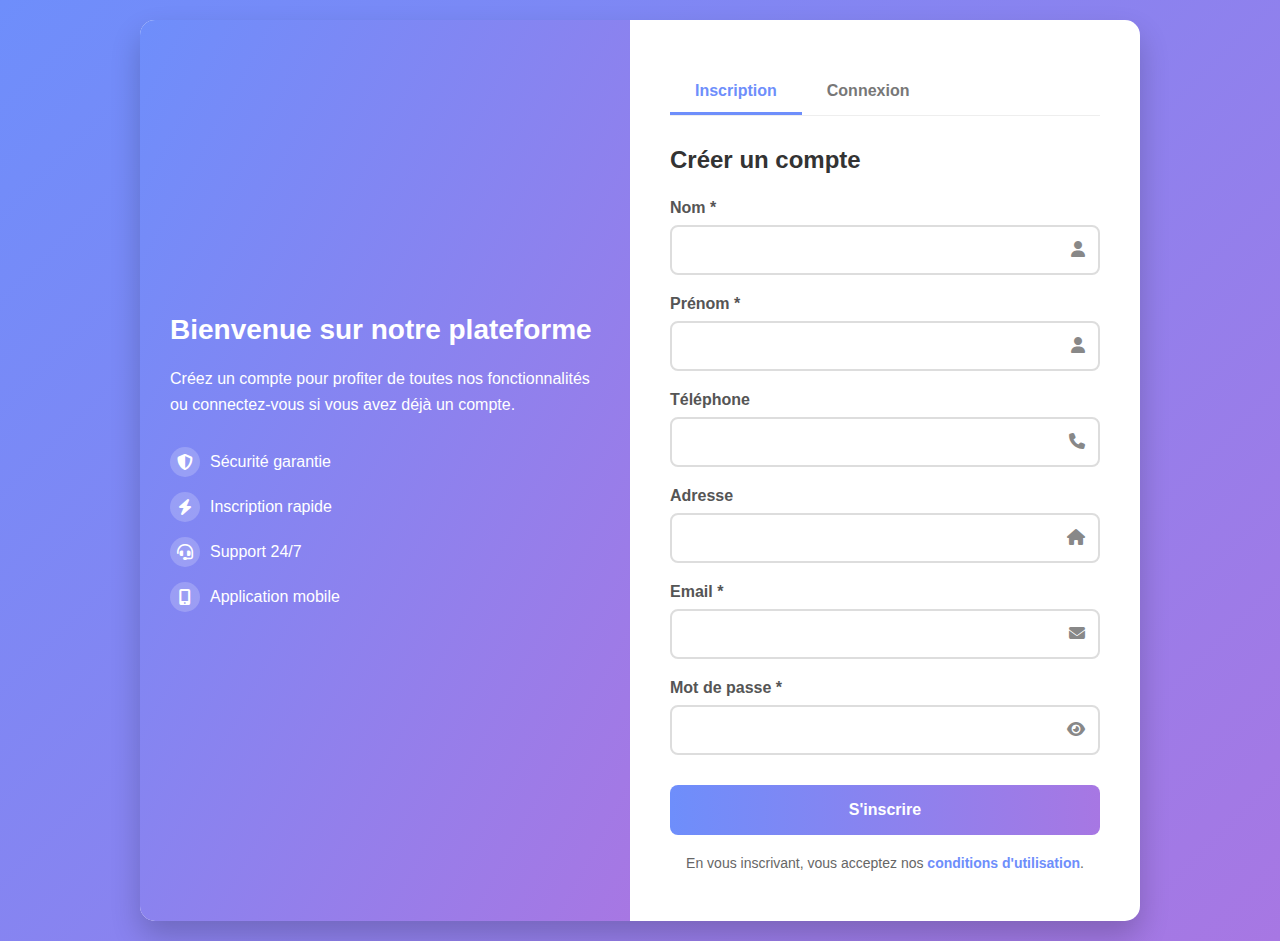
<file: formulaire.html>
<!DOCTYPE html>
<html lang="fr">
<head>
    <meta charset="UTF-8">
    <meta name="viewport" content="width=device-width, initial-scale=1.0">
    <title>Formulaire d'Inscription et Connexion</title>
    <link rel="stylesheet" href="admin/assets/css/fontawesome/css/all.min.css">
    <link rel="stylesheet" href="assets/css/form.css">
</head>
<body>
    <div class="container">
        <!-- Section d'illustration à gauche -->
        <div class="illustration">
            <h2>Bienvenue sur notre plateforme</h2>
            <p>Créez un compte pour profiter de toutes nos fonctionnalités ou connectez-vous si vous avez déjà un compte.</p>
            <ul class="features">
                <li><i class="fas fa-shield-alt"></i> Sécurité garantie</li>
                <li><i class="fas fa-bolt"></i> Inscription rapide</li>
                <li><i class="fas fa-headset"></i> Support 24/7</li>
                <li><i class="fas fa-mobile-alt"></i> Application mobile</li>
            </ul>
        </div>
        
        <!-- Section des formulaires à droite -->
        <div class="form-container">
            <!-- Navigation par onglets -->
            <div class="tabs">
                <div class="tab active" data-tab="signup">Inscription</div>
                <div class="tab" data-tab="login">Connexion</div>
            </div>
            
            <!-- ================== FORMULAIRE D'INSCRIPTION ================== -->
            <form id="signup-form" class="form active">
                <h3>Créer un compte</h3>
                
                <!-- Champ Nom -->
                <div class="input-group">
                    <label for="nom">Nom *</label>
                    <input type="text" id="nom" required>
                    <i class="fas fa-user"></i>
                </div>
                
                <!-- Champ Prénom -->
                <div class="input-group">
                    <label for="prenom">Prénom *</label>
                    <input type="text" id="prenom" required>
                    <i class="fas fa-user"></i>
                </div>
                
                <!-- Champ Téléphone (optionnel) -->
                <div class="input-group">
                    <label for="tel">Téléphone</label>
                    <input type="tel" id="tel">
                    <i class="fas fa-phone"></i>
                </div>
                
                <!-- Champ Adresse (optionnel) -->
                <div class="input-group">
                    <label for="adresse">Adresse</label>
                    <input type="text" id="adresse">
                    <i class="fas fa-home"></i>
                </div>
                
                <!-- Champ Email -->
                <div class="input-group">
                    <label for="email-signup">Email *</label>
                    <input type="email" id="email-signup" required>
                    <i class="fas fa-envelope"></i>
                </div>
                
                <!-- Champ Mot de passe -->
                <div class="input-group">
                    <label for="password-signup">Mot de passe *</label>
                    <input type="password" id="password-signup" required>
                    <i class="fas fa-eye password-toggle" id="toggle-password-signup"></i>
                </div>
                
                <!-- Bouton de soumission -->
                <button type="submit" class="btn">S'inscrire</button>
                
                <!-- Lien vers les conditions -->
                <div class="form-footer">
                    <p>En vous inscrivant, vous acceptez nos <a href="#">conditions d'utilisation</a>.</p>
                </div>
            </form>
            
            <!-- ================== FORMULAIRE DE CONNEXION ================== -->
            <form id="login-form" class="form">
                <h3>Se connecter</h3>
                
                <!-- Champ Email -->
                <div class="input-group">
                    <label for="email-login">Email *</label>
                    <input type="email" id="email-login" required>
                    <i class="fas fa-envelope"></i>
                </div>
                
                <!-- Champ Mot de passe -->
                <div class="input-group">
                    <label for="password-login">Mot de passe *</label>
                    <input type="password" id="password-login" required>
                    <i class="fas fa-eye password-toggle" id="toggle-password-login"></i>
                </div>
                
                <!-- Bouton de soumission -->
                <button type="submit" class="btn">Se connecter</button>
                
                <!-- Liens supplémentaires -->
                <div class="form-footer">
                    <p>Pas encore de compte ? <a href="#" id="switch-to-signup">S'inscrire</a></p>
                    <p><a href="#">Mot de passe oublié ?</a></p>
                </div>
            </form>
        </div>
    </div>

    <script src="assets/java/form.js"></script>
</body>
</html>
</file>
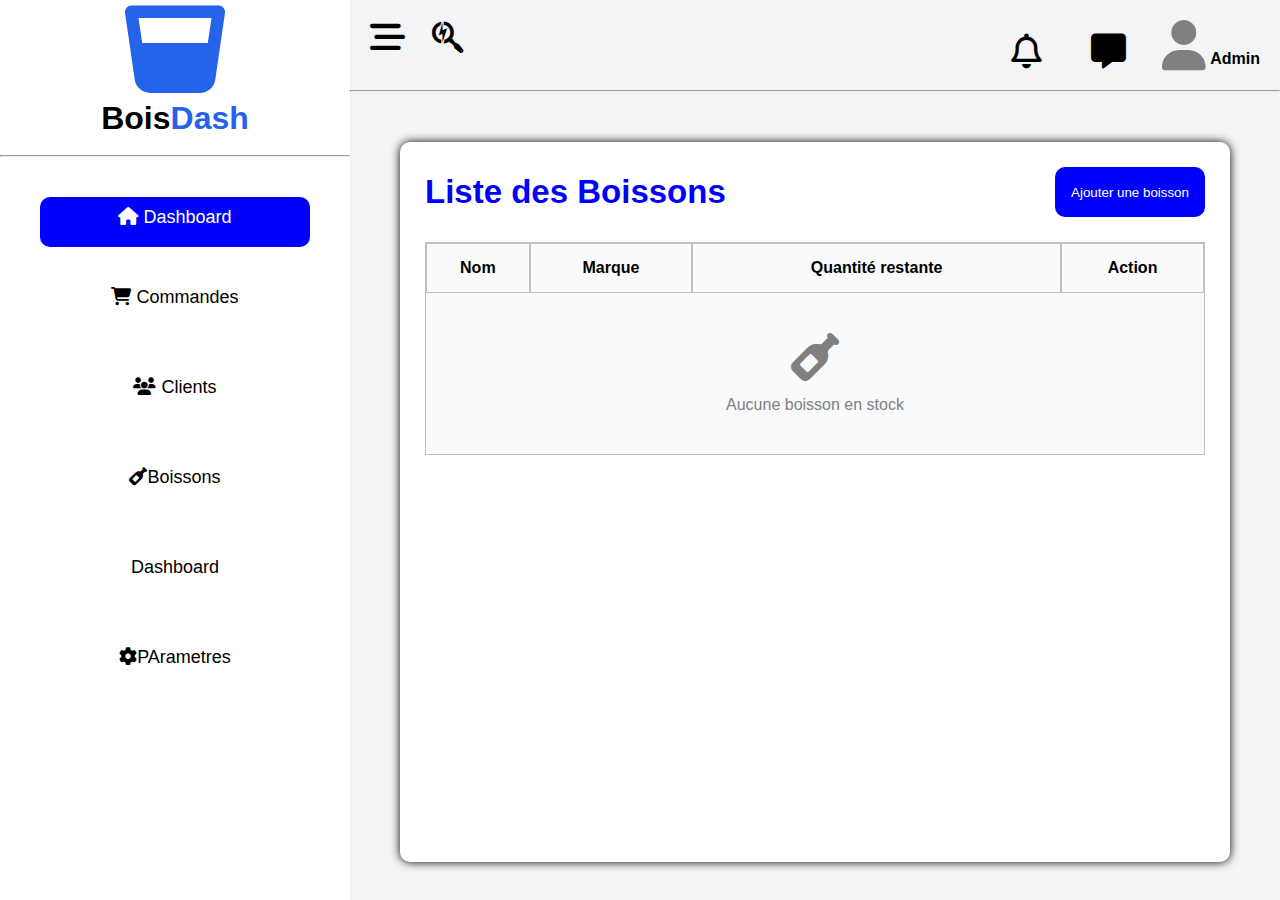
<file: admin/boissons.html>
<!DOCTYPE html>
<html lang="fr">
    <head>
        <meta charset="UTF-8">
        <meta name="viewport" content="width=device-width, initial-scale=1.0">
        <link rel="stylesheet" href="assets/css/fontawesome/css/all.min.css">
        <link rel="stylesheet" href="assets/css/style.css">
        <title>Document</title>
    </head>
    <body>
        <div class="contener">
            <aside>
                <div style="text-align: center; ">
                    <i class="fas fa-glass-whiskey" style=" color: #2563eb;font-size: 100px;"></i> <br>
                    <h1>Bois<span style=" color: #2563eb;">Dash</span></h1>
                </div> <br>
                <hr>
                <nav>
                    <a href="" class="active"><i class="fas fa-home i"></i> Dashboard</a>
                    <a href=""><i class="fas fa-shopping-cart i"></i> Commandes</a>
                    <a href=""><i class="fas fa-users i"></i> Clients</a>
                    <a href=""><i class="fas fa-wine-bottle i"></i>Boissons</a>
                    <a href="">Dashboard</a>
                    <a href=""><i class="fas fa-cog i"></i>PArametres</a>
                </nav>
            </aside>

            <main>
                <header>
                    <div>
                        <i class="fa-solid fa-bars-staggered"></i> &nbsp;&nbsp;&nbsp;&nbsp;
                        <i class="fa-brands fa-searchengin"></i>
                    </div>
                    <div>
                        <i class="fa-regular fa-bell"></i> &nbsp; &nbsp; &nbsp; &nbsp; &nbsp;
                        <i class="fa-solid fa-message"></i> &nbsp;&nbsp;&nbsp; &nbsp;&nbsp;
                        <i class="fa-solid fa-user" style="color: gray; font-size: 50px;"></i> 
                        <strong ><span >Admin</span></strong>
                    </div>
                </header>
                <hr>
                <section>
                    <div id="clients" class="section-container">
                        <div class="section-header">
                            <div class="section-title">Liste des Boissons</div>
                            <div><button style="height: 50px; width: 150px;background-color: blue;border-radius: 10px;cursor: pointer;color: white;border: none;">
                                Ajouter une boisson
                            </button></div>
                        </div>
                        
                         <table cellspacing="0">
                            <thead>
                                <tr>
                                    <th>Nom</th>
                                    <th>Marque</th>
                                    <th>Quantité restante</th>
                                    <th>Action</th>
                                </tr>
                            </thead>
                            <tbody>
                                <!-- Les données seront insérées dynamiquement par PHP -->
                                <tr>
                                    <td colspan="4" style="text-align: center; padding: 40px; color: gray;">
                                        <i class="fas fa-wine-bottle" style="font-size: 48px; margin-bottom: 15px; display: block;"></i>
                                        Aucune boisson en stock
                                    </td>
                                </tr>
                            </tbody>
                        </table>
                    </div>
                </section>
            </main>
        </div>
    </body>
</html>
</file>
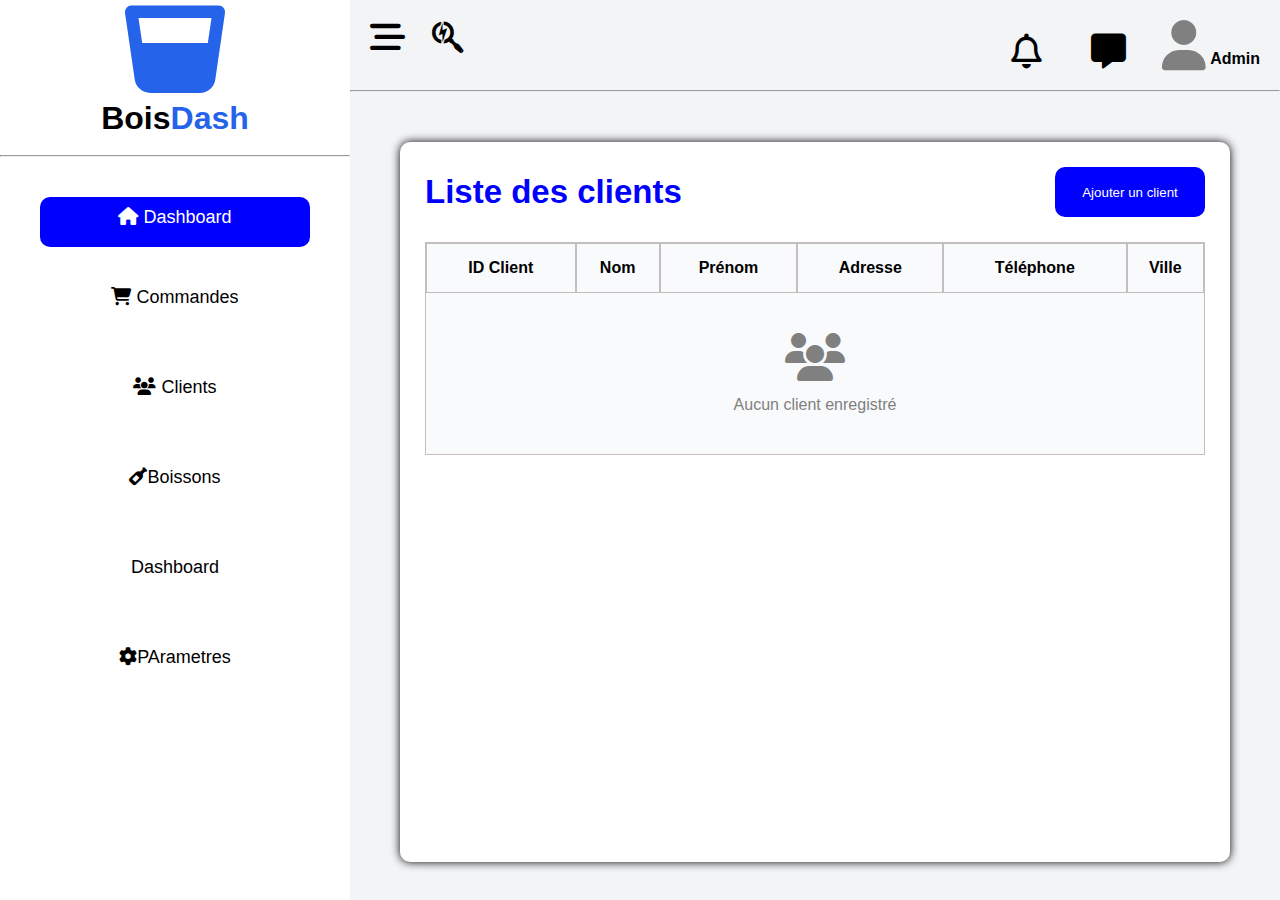
<file: admin/Clients.html>
<!DOCTYPE html>
<html lang="en">
    <head>
        <meta charset="UTF-8">
        <meta name="viewport" content="width=device-width, initial-scale=1.0">
        <link rel="stylesheet" href="assets/css/fontawesome/css/all.min.css">
        <link rel="stylesheet" href="assets/css/style.css">
        <title>Document</title>
    </head>
    <body>
        <div class="contener">
            <aside>
                <div style="text-align: center; ">
                    <i class="fas fa-glass-whiskey" style=" color: #2563eb;font-size: 100px;"></i> <br>
                    <h1>Bois<span style=" color: #2563eb;">Dash</span></h1>
                </div> <br>
                <hr>
                <nav>
                    <a href="" class="active"><i class="fas fa-home i"></i> Dashboard</a>
                    <a href=""><i class="fas fa-shopping-cart i"></i> Commandes</a>
                    <a href=""><i class="fas fa-users i"></i> Clients</a>
                    <a href=""><i class="fas fa-wine-bottle i"></i>Boissons</a>
                    <a href="">Dashboard</a>
                    <a href=""><i class="fas fa-cog i"></i>PArametres</a>
                </nav>
            </aside>

            <main>
                <header>
                    <div>
                        <i class="fa-solid fa-bars-staggered"></i> &nbsp;&nbsp;&nbsp;&nbsp;
                        <i class="fa-brands fa-searchengin"></i>
                    </div>
                    <div>
                        <i class="fa-regular fa-bell"></i> &nbsp; &nbsp; &nbsp; &nbsp; &nbsp;
                        <i class="fa-solid fa-message"></i> &nbsp;&nbsp;&nbsp; &nbsp;&nbsp;
                        <i class="fa-solid fa-user" style="color: gray; font-size: 50px;"></i> 
                        <strong ><span >Admin</span></strong>
                    </div>
                </header>
                <hr>
                <section>
                    <div id="clients" class="section-container">
                        <div class="section-header">
                            <div class="section-title">Liste des clients</div>
                            <div><button style="height: 50px; width: 150px;background-color: blue;border-radius: 10px;cursor: pointer;color: white;border: none;">
                                Ajouter un client
                            </button></div>
                        </div>
                        
                        <table cellspacing="0">
                            <thead>
                                <tr>
                                    <th>ID Client</th>
                                    <th>Nom</th>
                                    <th>Prénom</th>
                                    <th>Adresse</th>
                                    <th>Téléphone</th>
                                    <th>Ville</th>
                                </tr>
                            </thead>
                            <tbody>
                                <!-- Les données seront insérées dynamiquement par PHP -->
                                <tr>
                                    <td colspan="6" style="text-align: center; padding: 40px; color:gray;">
                                        <i class="fas fa-users" style="font-size: 48px; margin-bottom: 15px; display: block;"></i>
                                        Aucun client enregistré
                                    </td>
                                </tr>
                            </tbody>
                        </table>
                    </div>
                </section>
            </main>
        </div>
    </body>
</html>
</file>
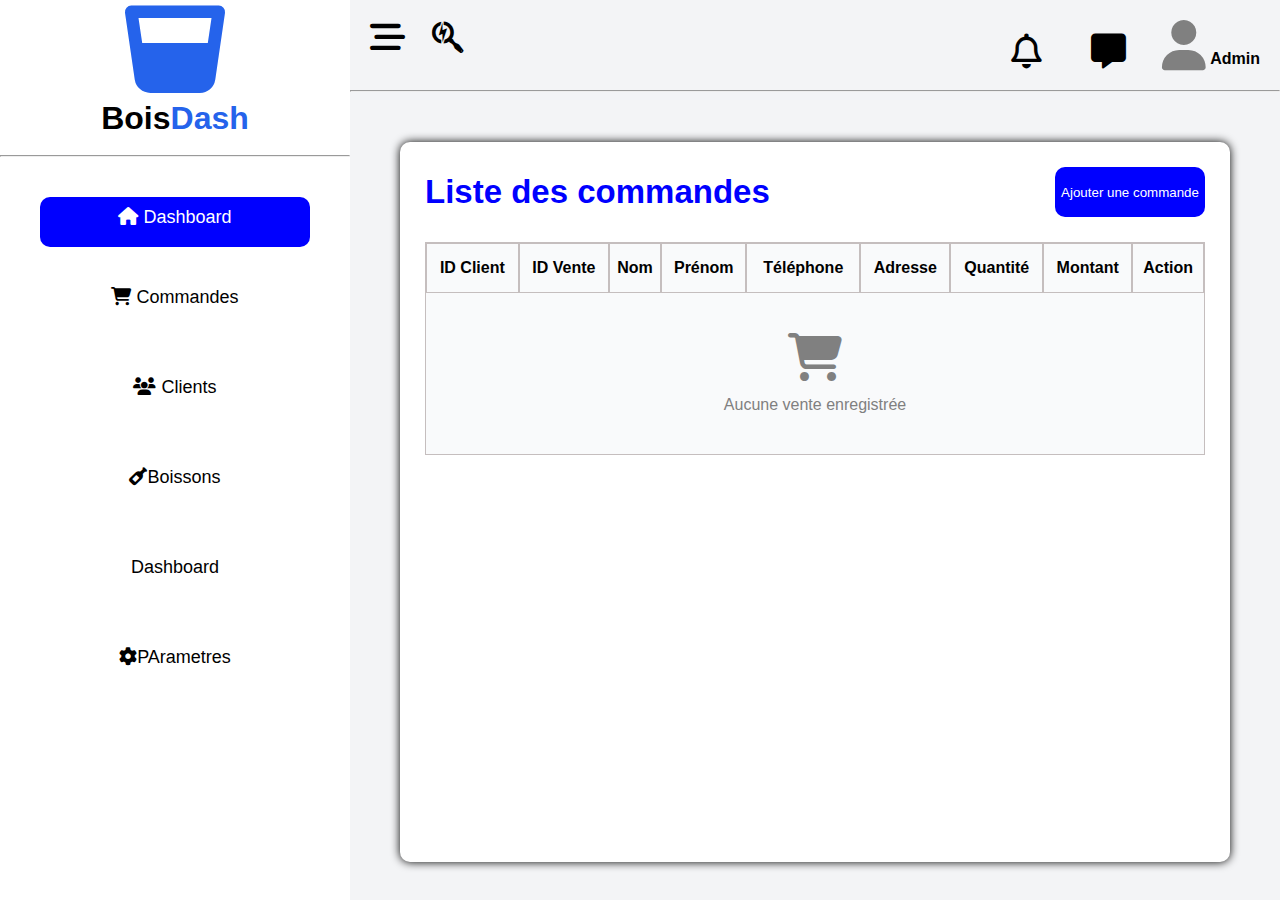
<file: admin/commande.html>
<!DOCTYPE html>
<html lang="en">
    <head>
        <meta charset="UTF-8">
        <meta name="viewport" content="width=device-width, initial-scale=1.0">
        <link rel="stylesheet" href="assets/css/fontawesome/css/all.min.css">
        <link rel="stylesheet" href="assets/css/style.css">
        <title>Document</title>
    </head>
    <body>
        <div class="contener">
            <aside>
                <div style="text-align: center; ">
                    <i class="fas fa-glass-whiskey" style=" color: #2563eb;font-size: 100px;"></i> <br>
                    <h1>Bois<span style=" color: #2563eb;">Dash</span></h1>
                </div> <br>
                <hr>
                <nav>
                    <a href="" class="active"><i class="fas fa-home i"></i> Dashboard</a>
                    <a href=""><i class="fas fa-shopping-cart i"></i> Commandes</a>
                    <a href=""><i class="fas fa-users i"></i> Clients</a>
                    <a href=""><i class="fas fa-wine-bottle i"></i>Boissons</a>
                    <a href="">Dashboard</a>
                    <a href=""><i class="fas fa-cog i"></i>PArametres</a>
                </nav>
            </aside>

            <main>
                <header>
                    <div>
                        <i class="fa-solid fa-bars-staggered"></i> &nbsp;&nbsp;&nbsp;&nbsp;
                        <i class="fa-brands fa-searchengin"></i>
                    </div>
                    <div>
                        <i class="fa-regular fa-bell"></i> &nbsp; &nbsp; &nbsp; &nbsp; &nbsp;
                        <i class="fa-solid fa-message"></i> &nbsp;&nbsp;&nbsp; &nbsp;&nbsp;
                        <i class="fa-solid fa-user" style="color: gray; font-size: 50px;"></i> 
                        <strong ><span >Admin</span></strong>
                    </div>
                </header>
                <hr>
                <section>
                    <div id="clients" class="section-container">
                        <div class="section-header">
                            <div class="section-title">Liste des commandes</div>
                            <div><button style="height: 50px; width: 150px;background-color: blue;border-radius: 10px;cursor: pointer;color: white;border: none;">
                                Ajouter une commande
                            </button></div>
                        </div>
                        
                        <table cellspacing="0">
                            <thead>
                                <tr>
                                    <th>ID Client</th>
                                    <th>ID Vente</th>
                                    <th>Nom</th>
                                    <th>Prénom</th>
                                    <th>Téléphone</th>
                                    <th>Adresse</th>
                                    <th>Quantité</th>
                                    <th>Montant</th>
                                    <th>Action</th>
                                </tr>
                            </thead>
                            <tbody>
                                <!-- Les données seront insérées dynamiquement par PHP -->
                                <tr>
                                    <td colspan="9" style="text-align: center; padding: 40px; color: gray;">
                                        <i class="fas fa-shopping-cart" style="font-size: 48px; margin-bottom: 15px; display: block;"></i>
                                        Aucune vente enregistrée
                                    </td>
                                </tr>
                            </tbody>
                        </table>
                    </div>
                </section>
            </main>
        </div>
    </body>
</html>
</file>
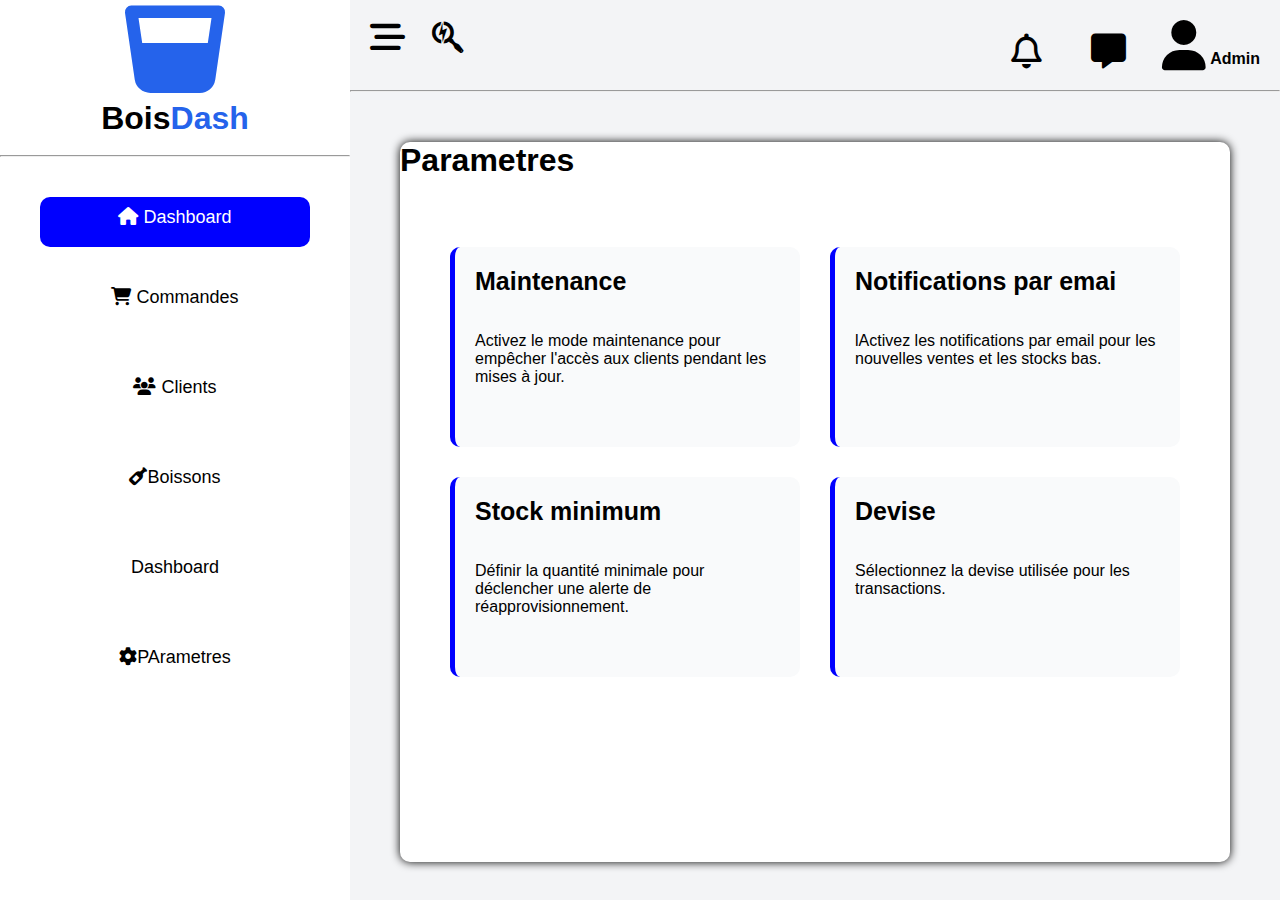
<file: admin/parametres.html>
<!DOCTYPE html>
<html lang="en">
    <head>
        <meta charset="UTF-8">
        <meta name="viewport" content="width=device-width, initial-scale=1.0">
        <link rel="stylesheet" href="assets/css/fontawesome/css/all.min.css">
        <link rel="stylesheet" href="assets/css/style.css">
        <title>Document</title>
    </head>
    <body>
        <div class="contener">
            <aside>
                <div style="text-align: center; ">
                    <i class="fas fa-glass-whiskey" style=" color: #2563eb;font-size: 100px;"></i> <br>
                    <h1>Bois<span style=" color: #2563eb;">Dash</span></h1>
                </div> <br>
                <hr>
                <nav>
                    <a href="" class="active"><i class="fas fa-home i"></i> Dashboard</a>
                    <a href=""><i class="fas fa-shopping-cart i"></i> Commandes</a>
                    <a href=""><i class="fas fa-users i"></i> Clients</a>
                    <a href=""><i class="fas fa-wine-bottle i"></i>Boissons</a>
                    <a href="">Dashboard</a>
                    <a href=""><i class="fas fa-cog i"></i>PArametres</a>
                </nav>
            </aside>

            <main>
                <header>
                    <div>
                        <i class="fa-solid fa-bars-staggered"></i> &nbsp;&nbsp;&nbsp;&nbsp;
                        <i class="fa-brands fa-searchengin"></i>
                    </div>
                    <div>
                        <i class="fa-regular fa-bell"></i> &nbsp; &nbsp; &nbsp; &nbsp; &nbsp;
                        <i class="fa-solid fa-message"></i> &nbsp;&nbsp;&nbsp; &nbsp;&nbsp;
                        <i class="fa-solid fa-user" style="font-size: 50px;"></i> 
                        <strong ><span >Admin</span></strong>
                    </div>
                </header>

                <hr>

                <section>
                    <h1>Parametres</h1> <br>
                    <div id="sect" style="cursor: pointer;">
                        <div class="sect">
                            <Strong >Maintenance</Strong> <br> <br> <br>
                            Activez le mode maintenance pour empêcher l'accès aux clients pendant les mises à jour. 
                        </div>
                        <div class="sect">
                            <strong> Notifications par emai </strong> <br> <br> <br>
                            lActivez les notifications par email pour les nouvelles ventes et les stocks bas. 
                        </div>
                        <div class="sect">
                            <strong> Stock minimum </strong> <br> <br> <br>
                            Définir la quantité minimale pour déclencher une alerte de réapprovisionnement.
                        </div>
                        <div class="sect">
                            <strong>Devise</strong> <br> <br> <br>
                            Sélectionnez la devise utilisée pour les transactions. 
                        </div>
                    </div>
                </section>
            </main>
        </div>
    </body>
</html>
</file>
<file: admin/assets/css/style.css>
* {
    padding: 0;
    margin: 0;
    box-sizing: border-box;
}

body {
    font-family: 'Segoe UI', Tahoma, Geneva, Verdana, sans-serif;
}

.contener {
    display: flex;
}

.contener aside {
   
    width: 350px;
    min-height: 100vh;
}

.contener aside nav {
    display: flex;
    flex-direction: column;
    padding: 40px;
    gap: 40px;
}

.contener aside nav a {
    text-decoration-line: none;
    font-size: 18px;
    height: 50px;
    text-align: center;
    border-radius: 10px;
}

.contener aside nav a:hover {
    padding-left: 10px;
    transition: 0.3s;
    background-color: rgba(0, 0, 255, 0.2);
}

.active {
    padding-top: 10px;
    background-color: blue;
    color: white;
}
a {
    color: black;
}

hr {
    font-size: 15px;
}

.contener main {
    flex: 1;
    background-color: #F3F4F6;
}

.contener main header {
    height: 10%;
    padding: 20px;
    display: flex;
    justify-content: space-between;
}

i {
    font-size: 35px;
    cursor: pointer;
}
.i {
    font-size: 18px
}

main section {
    margin: 50px;
    box-shadow: 0px 0px 10px black;
    height: 80%;
    background-color: white;
    border-radius: 10px;
}

main section .color {
   display: flex;
   justify-content: space-around;
    gap: 20px;
    color: white;
}

main section .color div {
    height: 120px;
    width: 100%;
    padding: 20px;
   text-align: center;
   margin-top: 20px;
   transition: 1s;
}

main section .color div:hover {
    transform: scale(1.15);
}

main section .color div i {
    font-size: 40px;
    margin-bottom: 20px;
}

main section .color .blue {
    background-color: blue;
}

main section .color .green {
    background-color: green;
}

main section .color .yellow {
    background-color: orange;
}

main section .color .red {
    background-color: red;
}
 
table {
    width: 100%;
    background-color: #F9FAFB;
}

tr,th,table {
    border: 1px solid rgb(197, 190, 190);
}

th {
    background-color: #F9FAFB;
    height: 50px;
}

.section-title {
    font-size: 33px;
    font-weight: 600;
    color: blue;
}
.section-container {
    padding: 25px;
}
.section-header {
    display: flex;
    justify-content: space-between;
    align-items: center;
    margin-bottom: 25px;
}

#sect {
    padding: 50px;
    display: grid;
    grid-template-columns: 1fr 1fr;
    gap: 30px;
}

.sect {
    height: 200px;
    padding: 20px;
    border-left: 5px solid blue;
    border-radius: 10px;
    background-color: #F9FAFB;
}

.sect strong {
    font-size: 25px;
}
</file>
<file: assets/css/form.css>
/* ================== RESET ET STYLES GÉNÉRAUX ================== */
* {
    margin: 0;
    padding: 0;
    box-sizing: border-box;
    font-family: 'Segoe UI', Tahoma, Geneva, Verdana, sans-serif;
}

body {
    background: linear-gradient(135deg, #6e8efb, #a777e3);
    min-height: 100vh;
    display: flex;
    justify-content: center;
    align-items: center;
    padding: 20px;
}

/* ================== CONTENEUR PRINCIPAL ================== */
.container {
    display: flex;
    width: 100%;
    max-width: 1000px;
    background-color: white;
    border-radius: 15px;
    overflow: hidden;
    box-shadow: 0 15px 30px rgba(0, 0, 0, 0.2);
}

/* ================== SECTION ILLUSTRATION ================== */
.illustration {
    flex: 1;
    background: linear-gradient(to bottom right, #6e8efb, #a777e3);
    color: white;
    padding: 50px 30px;
    display: flex;
    flex-direction: column;
    justify-content: center;
}

.illustration h2 {
    font-size: 28px;
    margin-bottom: 20px;
}

.illustration p {
    font-size: 16px;
    line-height: 1.6;
    margin-bottom: 30px;
}

.features {
    list-style-type: none;
}

.features li {
    margin-bottom: 15px;
    display: flex;
    align-items: center;
}

.features i {
    margin-right: 10px;
    background-color: rgba(255, 255, 255, 0.2);
    width: 30px;
    height: 30px;
    border-radius: 50%;
    display: flex;
    align-items: center;
    justify-content: center;
}

/* ================== SECTION FORMULAIRES ================== */
.form-container {
    flex: 1;
    padding: 50px 40px;
}

/* ================== NAVIGATION PAR ONGLETS ================== */
.tabs {
    display: flex;
    margin-bottom: 30px;
    border-bottom: 1px solid #eee;
}

.tab {
    padding: 12px 25px;
    cursor: pointer;
    font-weight: 600;
    color: #777;
    transition: all 0.3s ease;
}

.tab.active {
    color: #6e8efb;
    border-bottom: 3px solid #6e8efb;
}

/* ================== STYLES DES FORMULAIRES ================== */
.form {
    display: none;
}

.form.active {
    display: block;
    animation: fadeIn 0.5s ease;
}

@keyframes fadeIn {
    from { opacity: 0; transform: translateY(10px); }
    to { opacity: 1; transform: translateY(0); }
}

.form h3 {
    font-size: 24px;
    color: #333;
    margin-bottom: 25px;
}

/* ================== GROUPES DE CHAMPS ================== */
.input-group {
    margin-bottom: 20px;
    position: relative;
}

.input-group label {
    display: block;
    margin-bottom: 8px;
    font-weight: 600;
    color: #555;
}

.input-group input {
    width: 100%;
    padding: 14px 15px;
    border: 2px solid #ddd;
    border-radius: 8px;
    font-size: 16px;
    transition: border-color 0.3s;
}

.input-group input:focus {
    border-color: #6e8efb;
    outline: none;
}

.input-group i {
    position: absolute;
    right: 15px;
    top: 42px;
    color: #888;
}

.password-toggle {
    cursor: pointer;
}

/* ================== BOUTONS ================== */
.btn {
    background: linear-gradient(to right, #6e8efb, #a777e3);
    color: white;
    border: none;
    padding: 16px;
    width: 100%;
    border-radius: 8px;
    font-size: 16px;
    font-weight: 600;
    cursor: pointer;
    transition: all 0.3s ease;
    margin-top: 10px;
}

.btn:hover {
    background: linear-gradient(to right, #5d7dfa, #9666e0);
    transform: translateY(-2px);
    box-shadow: 0 5px 15px rgba(106, 142, 251, 0.4);
}

/* ================== PIED DE FORMULAIRE ================== */
.form-footer {
    text-align: center;
    margin-top: 20px;
    color: #666;
    font-size: 14px;
}

.form-footer a {
    color: #6e8efb;
    text-decoration: none;
    font-weight: 600;
}

/* ================== MESSAGES D'ALERTE ================== */
.message {
    padding: 12px;
    border-radius: 8px;
    margin-bottom: 20px;
    text-align: center;
    display: none;
}

.success {
    background-color: #e7f7ef;
    color: #2ecc71;
    border: 1px solid #2ecc71;
}

.error {
    background-color: #fdeaea;
    color: #e74c3c;
    border: 1px solid #e74c3c;
}

/* ================== RESPONSIVE DESIGN ================== */
@media (max-width: 850px) {
    .container {
        flex-direction: column;
        max-width: 500px;
    }
    
    .illustration {
        padding: 30px;
    }
    
    .form-container {
        padding: 40px 30px;
    }
}

@media (max-width: 480px) {
    .tabs {
        justify-content: center;
    }
    
    .tab {
        padding: 10px 15px;
        font-size: 14px;
    }
}
</file>
